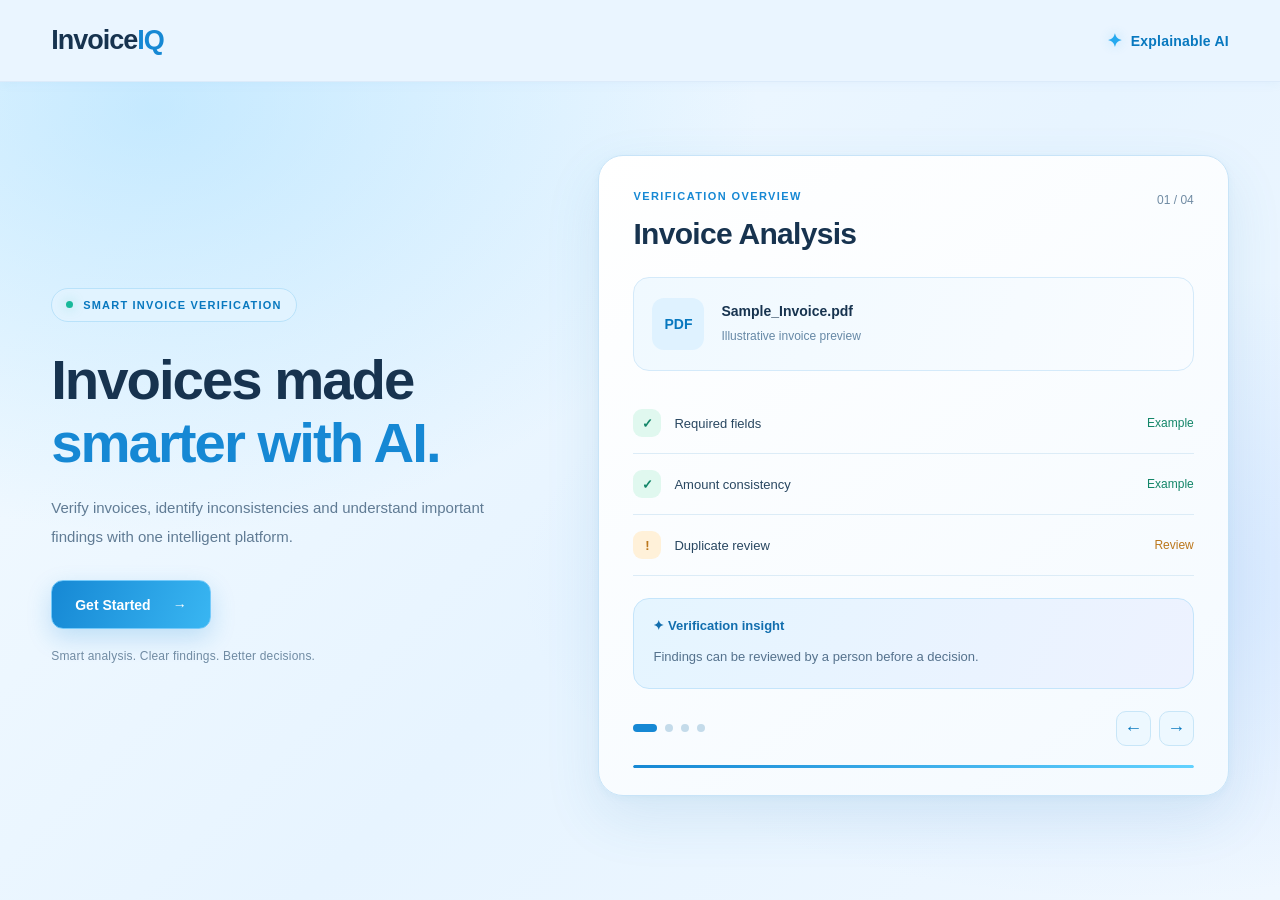
<file: frontend/index.html>
<!DOCTYPE html>
<html lang="en">
<head>
  <meta charset="UTF-8">
  <meta name="viewport" content="width=device-width, initial-scale=1.0">
  <title>InvoiceIQ | Smart Invoice Verification</title>
  <link rel="stylesheet" href="style.css">
  <script src="script.js" defer></script>
</head>
<body>

  <header class="navbar">
    <a href="#" class="logo">Invoice<span>IQ</span></a>

    
<nav class="nav-links">
  
<span class="explainable-label">
  <span class="ai-sparkle">✦</span>
  Explainable AI
</span>

</nav>

  </header>

  <main id="home" class="hero">
    <section class="hero-content">
      <div class="eyebrow">
        <span class="status-dot"></span>
        SMART INVOICE VERIFICATION
      </div>

      <h1>
        Invoices made<br>
        <span>smarter with AI.</span>
      </h1>

      <p class="hero-description">
        Verify invoices, identify inconsistencies and understand
        important findings with one intelligent platform.
      </p>

      <!-- Keep only this one Get Started button -->
      <a href="#showcase" class="primary-button" id="start-button">
        Get Started <span aria-hidden="true">→</span>
      </a>

      <p class="hero-note">
        Smart analysis. Clear findings. Better decisions.
      </p>
    </section>

    <!-- One panel: its content changes every 3 seconds -->
    <section class="showcase" id="showcase" aria-label="InvoiceIQ information">
      <div class="panel-top">
        <div>
          <p class="panel-eyebrow" id="slide-label">VERIFICATION OVERVIEW</p>
          <h2 id="slide-title">Invoice Analysis</h2>
        </div>

        <span class="slide-number" id="slide-counter">01 / 04</span>
      </div>

      <div class="panel-content" id="panel-content" aria-live="polite">
        <div class="invoice-file">
          <div class="file-icon" id="visual-icon">PDF</div>
          <div class="file-details">
            <h3 id="visual-title">Sample_Invoice.pdf</h3>
            <p id="visual-description">Illustrative invoice preview</p>
          </div>
        </div>

        <div class="information-table" id="slide-points">
          <div class="info-row">
            <span class="row-left"><span class="row-icon success">✓</span>Required fields</span>
            <span class="row-status success-text">Example</span>
          </div>
          <div class="info-row">
            <span class="row-left"><span class="row-icon success">✓</span>Amount consistency</span>
            <span class="row-status success-text">Example</span>
          </div>
          <div class="info-row">
            <span class="row-left"><span class="row-icon warning">!</span>Duplicate review</span>
            <span class="row-status warning-text">Review</span>
          </div>
        </div>

        <div class="insight-box">
          <h3 id="insight-title">✦ Verification insight</h3>
          <p id="insight-description">
            Findings can be reviewed by a person before a decision.
          </p>
        </div>
      </div>

      <div class="panel-bottom">
        <div class="slide-dots" aria-label="Choose information page">
          <button class="slide-dot active" data-go="0" aria-label="Features"></button>
          <button class="slide-dot" data-go="1" aria-label="How It Works"></button>
          <button class="slide-dot" data-go="2" aria-label="Our Innovation"></button>
          <button class="slide-dot" data-go="3" aria-label="Insights"></button>
        </div>

        <div class="slider-controls">
          <button id="previous-slide" class="arrow-button" aria-label="Previous page">←</button>
          <button id="next-slide" class="arrow-button" aria-label="Next page">→</button>
        </div>
      </div>

      <div class="progress-track">
        <div class="progress-fill" id="progress-fill"></div>
      </div>

   
    </section>
  </main>

</main>
</body>
</html>

</body>
</html>
</file>
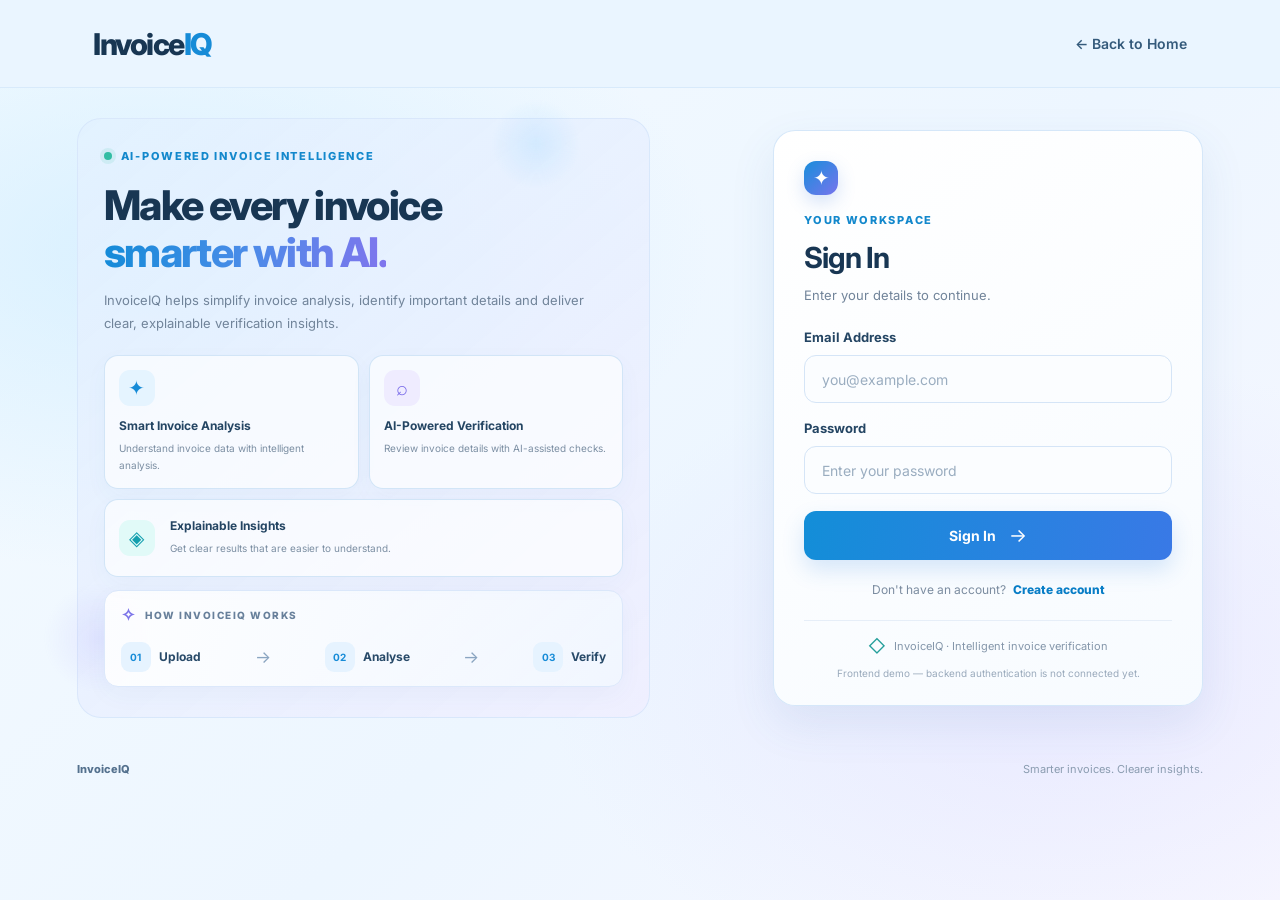
<file: frontend/login..html>
<!DOCTYPE html>
<html lang="en">
<head>
  <meta charset="UTF-8">
  <meta name="viewport" content="width=device-width, initial-scale=1.0">
  <title>Login | InvoiceIQ</title>
  <link rel="stylesheet" href="login.css">
  <script src="login.js" defer></script>
</head>
<body>

  <header class="login-navbar">
    <a href="index.html" class="logo">Invoice<span>IQ</span></a>
    <a href="index.html" class="back-home">← Back to Home</a>
  </header>

  <main class="login-container">

    <section class="login-info">
      <div class="eyebrow"><span class="status-dot"></span> AI-POWERED INVOICE INTELLIGENCE</div>

      <h1>Make every invoice<br>
        <span>smarter with AI.</span>
      </h1>

      <p class="info-text">
        InvoiceIQ helps simplify invoice analysis, identify important details
        and deliver clear, explainable verification insights.
      </p>

      <div class="feature-grid">
        <div class="feature-card">
          <div class="feature-icon blue-icon">✦</div>
          <h3>Smart Invoice Analysis</h3>
          <p>Understand invoice data with intelligent analysis.</p>
        </div>

        <div class="feature-card">
          <div class="feature-icon purple-icon">⌕</div>
          <h3>AI-Powered Verification</h3>
          <p>Review invoice details with AI-assisted checks.</p>
        </div>

        <div class="feature-card feature-card-wide">
          <div class="feature-icon cyan-icon">◈</div>
          <div>
            <h3>Explainable Insights</h3>
            <p>Get clear results that are easier to understand.</p>
          </div>
        </div>
      </div>

      <div class="workflow-card">
        <div class="workflow-heading">
          <span class="workflow-symbol">✧</span>
          <span>HOW INVOICEIQ WORKS</span>
        </div>

        <div class="workflow-steps">
          <div class="workflow-step">
            <span class="step-number">01</span>
            <span>Upload</span>
          </div>

          <span class="step-arrow">→</span>

          <div class="workflow-step">
            <span class="step-number">02</span>
            <span>Analyse</span>
          </div>

          <span class="step-arrow">→</span>

          <div class="workflow-step">
            <span class="step-number">03</span>
            <span>Verify</span>
          </div>
        </div>
      </div>

      <div class="visual-decoration decoration-one"></div>
      <div class="visual-decoration decoration-two"></div>
    </section>

    <section class="login-card">
      <div class="card-top-icon">✦</div>

      <div class="form-heading">
        <p class="eyebrow">YOUR WORKSPACE</p>
        <h2 id="form-title">Sign In</h2>
        <p id="form-subtitle">Enter your details to continue.</p>
      </div>

      <form id="auth-form">
        <div class="form-group" id="name-group" hidden>
          <label for="full-name">Full Name</label>
          <input type="text" id="full-name"
                 placeholder="Enter your name" autocomplete="name">
        </div>

        <div class="form-group">
          <label for="email">Email Address</label>
          <input type="email" id="email"
                 placeholder="you@example.com"
                 autocomplete="email" required>
        </div>

        <div class="form-group">
          <label for="password">Password</label>
          <input type="password" id="password"
                 placeholder="Enter your password"
                 autocomplete="current-password"
                 minlength="6" required>
        </div>

        <p class="form-message" id="form-message" role="status"></p>

        <button type="submit" class="submit-button" id="submit-button">
          Sign In <span>→</span>
        </button>
      </form>

      <p class="switch-text">
        <span id="switch-label">Don't have an account?</span>
        <button type="button" id="switch-mode">Create account</button>
      </p>

      <div class="secure-note">
        <span>◇</span>
        <p>InvoiceIQ · Intelligent invoice verification</p>
      </div>

      <p class="demo-note">
        Frontend demo — backend authentication is not connected yet.
      </p>
    </section>

  </main>

  <footer class="page-footer">
    <span>InvoiceIQ</span>
    <span>Smarter invoices. Clearer insights.</span>
  </footer>

</body>
</html>
</file>
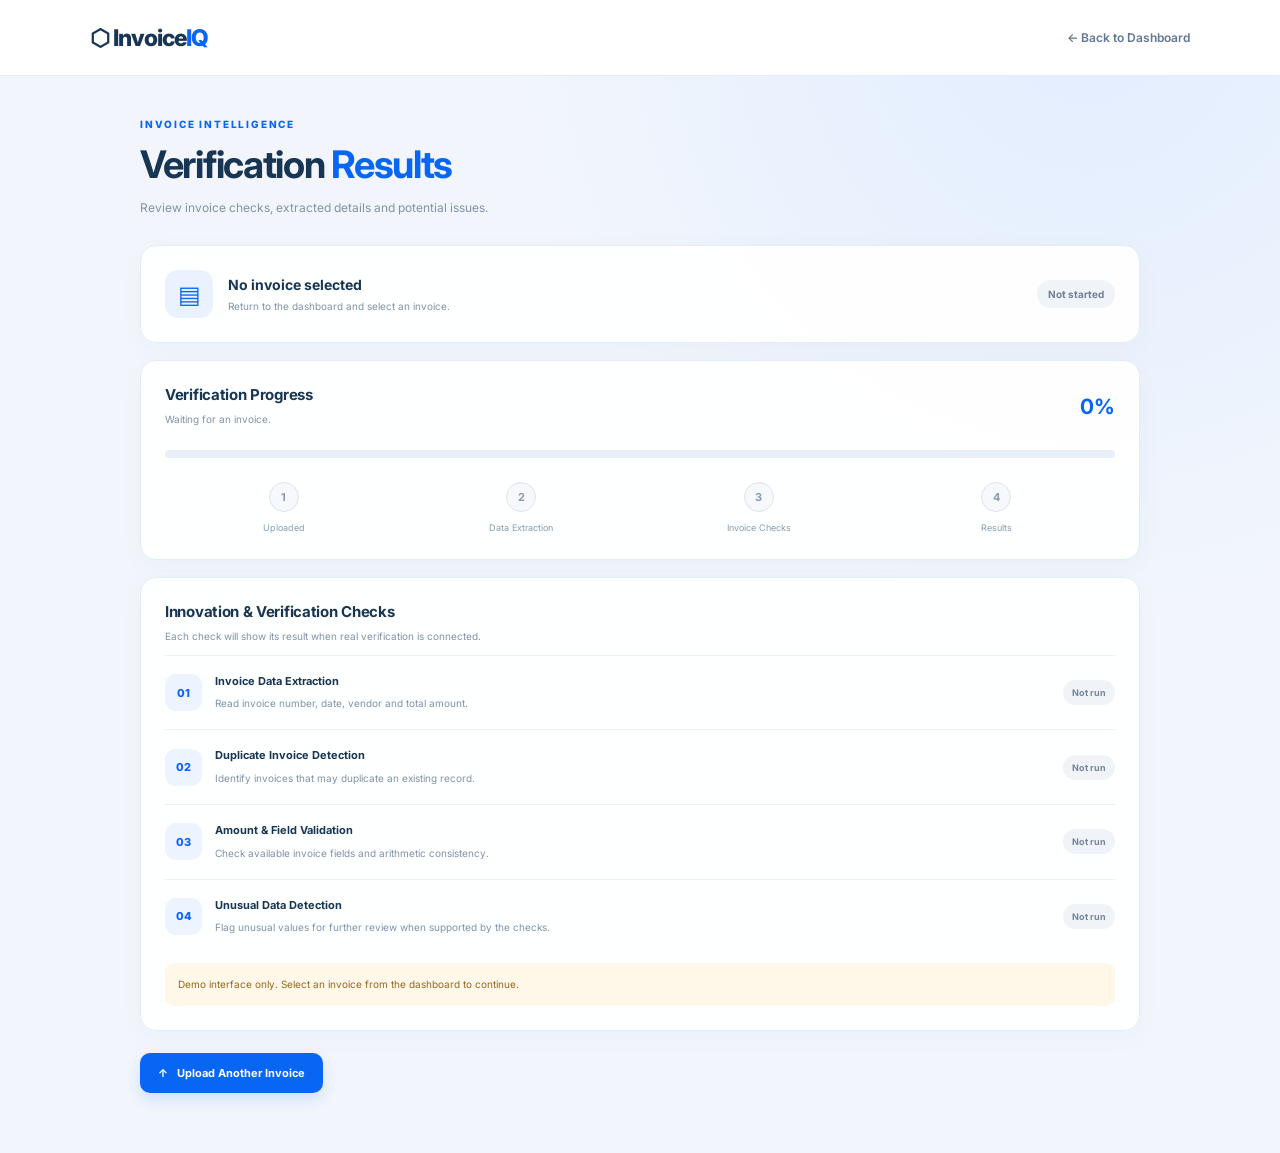
<file: frontend/results.html>
<!DOCTYPE html>
<html lang="en">
<head>
  <meta charset="UTF-8">
  <meta name="viewport" content="width=device-width, initial-scale=1.0">

  <title>Verification Results | InvoiceIQ</title>

  <link rel="stylesheet" href="./results.css">
  <script src="./results.js" defer></script>
</head>
<body>
  <header class="results-navbar">
    <a href="upload.html" class="brand">⬡ Invoice<span>IQ</span></a>
    <a href="upload.html" class="back-link">← Back to Dashboard</a>
  </header>

  <main class="results-container">
    <section class="page-heading">
      <p class="eyebrow">INVOICE INTELLIGENCE</p>
      <h1>Verification <span>Results</span></h1>
      <p>Review invoice checks, extracted details and potential issues.</p>
    </section>

    <section class="file-summary">
      <div class="document-icon">▤</div>
      <div class="file-information">
        <h2 id="result-file-name">No invoice selected</h2>
        <p id="result-file-meta">Upload an invoice to begin.</p>
      </div>
      <span class="status-badge" id="overall-status">Not started</span>
    </section>

    <section class="progress-card">
      <div class="section-title-row">
        <div>
          <h2>Verification Progress</h2>
          <p id="progress-description">Waiting for an invoice.</p>
        </div>
        <strong id="progress-percent">0%</strong>
      </div>

      <div class="progress-track">
        <div class="progress-fill" id="progress-fill"></div>
      </div>

      <div class="steps">
        <div class="step" id="step-upload">
          <span>1</span>
          <p>Uploaded</p>
        </div>
        <div class="step" id="step-extract">
          <span>2</span>
          <p>Data Extraction</p>
        </div>
        <div class="step" id="step-check">
          <span>3</span>
          <p>Invoice Checks</p>
        </div>
        <div class="step" id="step-complete">
          <span>4</span>
          <p>Results</p>
        </div>
      </div>
    </section>

    <section class="checks-card">
      <div class="section-title-row">
        <div>
          <h2>Innovation & Verification Checks</h2>
          <p>Each check will show its result when real verification is connected.</p>
        </div>
      </div>

      <div class="check-row">
        <div class="check-icon">01</div>
        <div class="check-content">
          <h3>Invoice Data Extraction</h3>
          <p>Read invoice number, date, vendor and total amount.</p>
        </div>
        <span class="check-status" id="check-extraction">Not run</span>
      </div>

      <div class="check-row">
        <div class="check-icon">02</div>
        <div class="check-content">
          <h3>Duplicate Invoice Detection</h3>
          <p>Identify invoices that may duplicate an existing record.</p>
        </div>
        <span class="check-status" id="check-duplicate">Not run</span>
      </div>

      <div class="check-row">
        <div class="check-icon">03</div>
        <div class="check-content">
          <h3>Amount & Field Validation</h3>
          <p>Check available invoice fields and arithmetic consistency.</p>
        </div>
        <span class="check-status" id="check-validation">Not run</span>
      </div>

      <div class="check-row">
        <div class="check-icon">04</div>
        <div class="check-content">
          <h3>Unusual Data Detection</h3>
          <p>Flag unusual values for further review when supported by the checks.</p>
        </div>
        <span class="check-status" id="check-anomaly">Not run</span>
      </div>

      <p class="demo-warning" id="demo-warning">
        Demo interface only. No invoice has been verified yet.
      </p>
    </section>

    <a href="upload.html" class="upload-again">↑ &nbsp; Upload Another Invoice</a>
  </main>
</body>
</html>
</file>
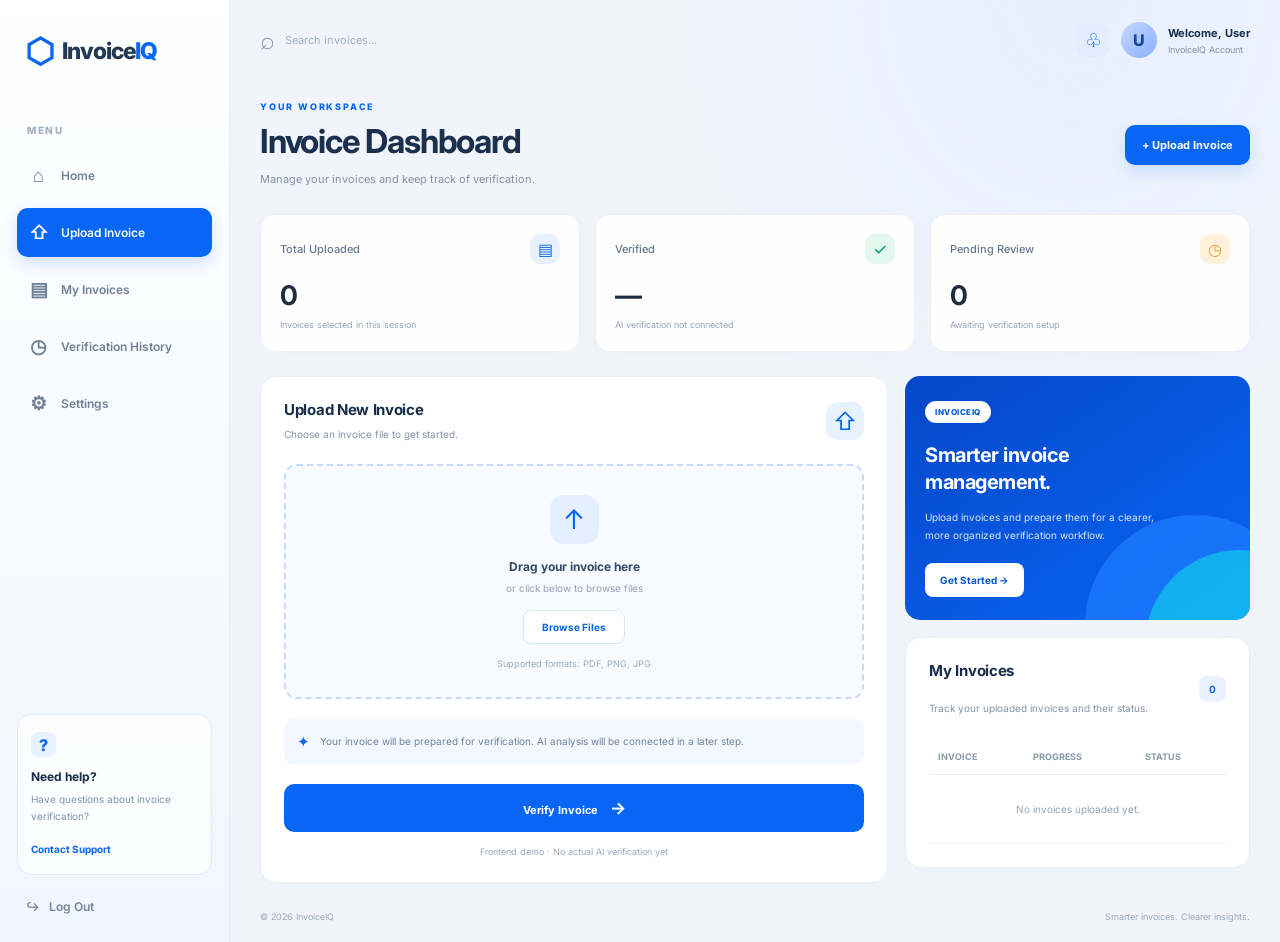
<file: frontend/upload.html>
<!DOCTYPE html>
<html lang="en">
<head>
  <meta charset="UTF-8">
  <meta name="viewport" content="width=device-width, initial-scale=1.0">
  <title>Invoice Dashboard | InvoiceIQ</title>
  <link rel="stylesheet" href="upload.css">
  <script src="upload.js" defer></script>
</head>
<body>

  <div class="dashboard">

    <aside class="sidebar">
      <a href="index.html" class="brand">
        <span class="brand-icon">⬡</span>
        Invoice<span class="brand-blue">IQ</span>
      </a>

      <p class="menu-label">MENU</p>

      <nav class="side-menu">
        <a href="index.html" class="menu-item">
          <span>⌂</span> Home
        </a>
        <a href="upload.html" class="menu-item active">
          <span>⇧</span> Upload Invoice
        </a>
        <a href="#" class="menu-item" data-notice="Your invoice list will be available here.">
          <span>▤</span> My Invoices
        </a>
        <a href="#" class="menu-item" data-notice="Verification history will be available here.">
          <span>◷</span> Verification History
        </a>
        <a href="#" class="menu-item" data-notice="Settings will be available here.">
          <span>⚙</span> Settings
        </a>
      </nav>

      <div class="sidebar-bottom">
        <div class="help-card">
          <span class="help-icon">?</span>
          <strong>Need help?</strong>
          <p>Have questions about invoice verification?</p>
          <a href="mailto:support@example.com">Contact Support</a>
        </div>
        <a href="login.html" class="logout-link">↪ &nbsp; Log Out</a>
      </div>
    </aside>

    <main class="main-content">

      <header class="topbar">
        <div class="search-box">
          <span>⌕</span>
          <input type="search" id="dashboard-search"
                 placeholder="Search invoices...">
        </div>

        <div class="profile-area">
          <button class="notification-button" type="button"
                  aria-label="Notifications">♧</button>
          <div class="avatar">U</div>
          <div class="profile-text">
            <strong>Welcome, User</strong>
            <span>InvoiceIQ Account</span>
          </div>
        </div>
      </header>

      <section class="welcome-section">
        <div>
          <p class="eyebrow">YOUR WORKSPACE</p>
          <h1>Invoice Dashboard</h1>
          <p class="subtitle">
            Manage your invoices and keep track of verification.
          </p>
        </div>
        <a href="#upload-section" class="primary-button">+ Upload Invoice</a>
      </section>

      <section class="stats-grid">
        <article class="stat-card">
          <div class="stat-top">
            <span>Total Uploaded</span>
            <span class="stat-icon blue-icon">▤</span>
          </div>
          <h2 id="total-count">0</h2>
          <p>Invoices selected in this session</p>
        </article>

        <article class="stat-card">
          <div class="stat-top">
            <span>Verified</span>
            <span class="stat-icon green-icon">✓</span>
          </div>
          <h2>—</h2>
          <p>AI verification not connected</p>
        </article>

        <article class="stat-card">
          <div class="stat-top">
            <span>Pending Review</span>
            <span class="stat-icon orange-icon">◷</span>
          </div>
          <h2 id="pending-count">0</h2>
          <p>Awaiting verification setup</p>
        </article>
      </section>

      <section class="content-grid">

        <article class="upload-card" id="upload-section">
          <div class="section-heading">
            <div>
              <h2>Upload New Invoice</h2>
              <p>Choose an invoice file to get started.</p>
            </div>
            <span class="heading-icon">⇧</span>
          </div>

          <label for="invoice-file" class="drop-area" id="drop-area">
            <div class="upload-symbol">↑</div>
            <strong id="file-label">Drag your invoice here</strong>
            <span class="drop-description">
              or click below to browse files
            </span>
            <span class="browse-button">Browse Files</span>
            <span class="file-types">Supported formats: PDF, PNG, JPG</span>
          </label>

          <input type="file" id="invoice-file"
                 accept=".pdf,.png,.jpg,.jpeg,application/pdf,image/png,image/jpeg"
                 hidden>

          <p id="file-message" class="file-message" role="status"></p>

          <div class="upload-info">
            <span>✦</span>
            <p>
              Your invoice will be prepared for verification.
              AI analysis will be connected in a later step.
            </p>
          </div>

          <button type="button" id="verify-button" class="verify-button">
            Verify Invoice <span>→</span>
          </button>

          <p class="demo-note">
            Frontend demo · No actual AI verification yet
          </p>
        </article>

        <aside class="right-column">
          <article class="announcement-card">
            <span class="announcement-tag">INVOICEIQ</span>
            <h2>Smarter invoice management.</h2>
            <p>
              Upload invoices and prepare them for a clearer,
              more organized verification workflow.
            </p>
            <a href="#upload-section">Get Started →</a>
            <div class="announcement-decoration"></div>
          </article>

          
<article class="activity-card invoices-card">
  <div class="invoices-heading">
    <div>
      <h2>My Invoices</h2>
      <p>Track your uploaded invoices and their status.</p>
    </div>
    <span class="invoice-count" id="invoice-count">0 files</span>
  </div>

  <div class="invoice-table-wrap">
    <table class="invoice-table">
      <thead>
        <tr>
          <th>INVOICE</th>
          <th>PROGRESS</th>
          <th>STATUS</th>
        </tr>
      </thead>
      <tbody id="invoice-list">
        <tr id="invoice-empty-row">
          <td colspan="3" class="empty-invoices">
            No invoices uploaded yet.
          </td>
        </tr>
      </tbody>
    </table>
  </div>
</article>
</aside>
</section>

        </aside>

      </section>

      <footer class="dashboard-footer">
        <span>© 2026 InvoiceIQ</span>
        <span>Smarter invoices. Clearer insights.</span>
      </footer>

    </main>
  </div>

  <script>
    document.querySelectorAll("[data-notice]").forEach(function (link) {
      link.addEventListener("click", function (event) {
        event.preventDefault();
        alert(this.dataset.notice);
      });
    });
  </script>

</body>
</html>
</file>
<file: frontend/style.css>
* {
  margin: 0;
  padding: 0;
  box-sizing: border-box;
}

:root {
  --background: #111426;
  --panel: #222641;
  --panel-light: #292d4b;
  --border: rgba(177, 166, 235, 0.22);
  --purple: #a78bfa;
  --purple-light: #c4b5fd;
  --text: #f8f9ff;
  --muted: #b9bfd9;
  --green: #65e6b5;
  --orange: #ffc078;
}

html {
  scroll-behavior: smooth;
}

body {
  min-height: 100vh;
  font-family: "Segoe UI", Arial, sans-serif;
  color: var(--text);
  background:
    radial-gradient(ellipse at 78% 40%, rgba(104, 73, 185, 0.16), transparent 38%),
    linear-gradient(135deg, #111426, #1a1d35 65%, #17182d);
}

.navbar {
  width: min(1200px, 92%);
  margin: 0 auto;
  min-height: 88px;
  display: flex;
  align-items: center;
  justify-content: space-between;
  gap: 24px;
}

.logo {
  color: white;
  font-size: 27px;
  font-weight: 800;
  text-decoration: none;
  letter-spacing: -1px;
}

.logo span {
  color: var(--purple);
}

.nav-links {
  display: flex;
  align-items: center;
  gap: 27px;
  flex-wrap: wrap;
}

.nav-links a {
  color: #c5c8dc;
  text-decoration: none;
  font-size: 13px;
  transition: color 0.2s ease;
}

.nav-links a:hover,
.nav-links a.active {
  color: var(--purple-light);
}

.hero {
  width: min(1200px, 92%);
  min-height: calc(100vh - 88px);
  margin: 0 auto;
  padding: 40px 0 65px;
  display: grid;
  grid-template-columns: 0.88fr 1.12fr;
  align-items: center;
  gap: 52px;
}

.hero-content {
  padding: 15px 0;
}

.eyebrow {
  display: inline-flex;
  align-items: center;
  gap: 10px;
  padding: 10px 14px;
  border: 1px solid var(--border);
  border-radius: 30px;
  color: var(--purple-light);
  background: rgba(126, 104, 190, 0.09);
  font-size: 11px;
  letter-spacing: 1.2px;
  font-weight: 700;
}

.status-dot {
  width: 7px;
  height: 7px;
  border-radius: 50%;
  background: var(--green);
  box-shadow: 0 0 12px rgba(101, 230, 181, 0.6);
}

.hero h1 {
  margin: 26px 0 20px;
  font-size: clamp(38px, 4.4vw, 59px);
  line-height: 1.12;
  letter-spacing: -2px;
  font-weight: 800;
}

.hero h1 span {
  color: var(--purple-light);
}

.hero-description {
  max-width: 440px;
  color: var(--muted);
  font-size: 15px;
  line-height: 1.9;
  margin-bottom: 29px;
}

.primary-button {
  display: inline-flex;
  align-items: center;
  justify-content: center;
  gap: 22px;
  min-height: 49px;
  padding: 0 23px;
  border: 1px solid rgba(255, 255, 255, 0.18);
  border-radius: 12px;
  color: white;
  background: linear-gradient(110deg, #7955d9, #9c73ee);
  box-shadow: 0 9px 28px rgba(125, 83, 216, 0.23);
  text-decoration: none;
  font-size: 14px;
  font-weight: 700;
  transition: transform 0.2s ease, box-shadow 0.2s ease;
}

.primary-button:hover {
  transform: translateY(-2px);
  box-shadow: 0 12px 30px rgba(125, 83, 216, 0.34);
}

.hero-note {
  margin-top: 20px;
  color: #858ba9;
  font-size: 12px;
  letter-spacing: 0.2px;
}

.showcase {
  position: relative;
  width: 100%;
  min-width: 0;
  padding: 34px 34px 27px;
  border: 1px solid var(--border);
  border-radius: 25px;
  background: linear-gradient(145deg, rgba(40, 44, 74, 0.97), rgba(30, 33, 57, 0.98));
  box-shadow: 0 24px 65px rgba(0, 0, 0, 0.2);
}

.panel-top {
  display: flex;
  align-items: flex-start;
  justify-content: space-between;
  gap: 12px;
  margin-bottom: 26px;
}

.panel-eyebrow {
  color: var(--purple-light);
  font-size: 11px;
  letter-spacing: 1.4px;
  font-weight: 700;
  margin-bottom: 15px;
}

.panel-top h2 {
  font-size: clamp(23px, 2.4vw, 30px);
  letter-spacing: -0.7px;
}

.slide-number {
  color: #a9afca;
  font-size: 12px;
  white-space: nowrap;
  padding-top: 3px;
}

.panel-content {
  transition: opacity 0.25s ease, transform 0.25s ease;
}

.panel-content.changing {
  opacity: 0;
  transform: translateY(7px);
}

.invoice-file {
  display: flex;
  align-items: center;
  gap: 17px;
  min-height: 94px;
  padding: 17px 18px;
  border: 1px solid var(--border);
  border-radius: 16px;
  background: rgba(255, 255, 255, 0.018);
  margin-bottom: 22px;
}

.file-icon {
  width: 52px;
  height: 52px;
  flex-shrink: 0;
  display: grid;
  place-items: center;
  border-radius: 12px;
  color: #ffb1c4;
  background: rgba(190, 107, 159, 0.17);
  font-size: 14px;
  font-weight: 800;
}

.file-details h3 {
  font-size: 14px;
  overflow-wrap: anywhere;
  margin-bottom: 8px;
}

.file-details p {
  color: #b7c1ff;
  font-size: 12px;
  line-height: 1.5;
}

.information-table {
  width: 100%;
  margin-bottom: 22px;
}

.info-row {
  min-height: 61px;
  display: flex;
  justify-content: space-between;
  align-items: center;
  gap: 12px;
  border-bottom: 1px solid var(--border);
  font-size: 13px;
}

.row-left {
  display: inline-flex;
  align-items: center;
  gap: 13px;
  min-width: 0;
}

.row-icon {
  width: 28px;
  height: 28px;
  display: grid;
  place-items: center;
  border-radius: 9px;
  flex-shrink: 0;
  font-weight: 800;
}

.row-icon.success {
  color: var(--green);
  background: rgba(101, 230, 181, 0.12);
}

.row-icon.warning {
  color: var(--orange);
  background: rgba(255, 192, 120, 0.12);
}

.row-status {
  font-size: 12px;
  white-space: nowrap;
}

.success-text {
  color: var(--green);
}

.warning-text {
  color: var(--orange);
}

.insight-box {
  padding: 19px;
  border: 1px solid rgba(167, 139, 250, 0.25);
  border-radius: 16px;
  background: rgba(136, 105, 206, 0.08);
}

.insight-box h3 {
  margin-bottom: 12px;
  font-size: 13px;
}

.insight-box p {
  color: var(--muted);
  font-size: 13px;
  line-height: 1.8;
}

.panel-bottom {
  display: flex;
  justify-content: space-between;
  align-items: center;
  gap: 20px;
  margin-top: 22px;
}

.slide-dots {
  display: flex;
  align-items: center;
  gap: 8px;
}

.slide-dot {
  width: 8px;
  height: 8px;
  border: none;
  border-radius: 20px;
  background: #626681;
  cursor: pointer;
  transition: width 0.2s ease, background 0.2s ease;
}

.slide-dot.active {
  width: 24px;
  background: var(--purple-light);
}

.slider-controls {
  display: flex;
  gap: 8px;
}

.arrow-button {
  width: 35px;
  height: 35px;
  border: 1px solid var(--border);
  border-radius: 10px;
  background: rgba(255, 255, 255, 0.035);
  color: white;
  font-size: 18px;
  cursor: pointer;
  transition: background 0.2s ease;
}

.arrow-button:hover {
  background: rgba(167, 139, 250, 0.2);
}

.progress-track {
  height: 3px;
  width: 100%;
  overflow: hidden;
  border-radius: 5px;
  background: rgba(255, 255, 255, 0.08);
  margin-top: 19px;
}

.progress-fill {
  height: 100%;
  width: 0;
  border-radius: 5px;
  background: linear-gradient(90deg, #8b6be5, #c4b5fd);
}

.ai-tag {
  position: absolute;
  right: -13px;
  bottom: -15px;
  padding: 13px 17px;
  border: 1px solid var(--border);
  border-radius: 13px;
  color: #f5efff;
  background: #302748;
  font-size: 12px;
  box-shadow: 0 10px 25px rgba(0, 0, 0, 0.16);
}

@media (max-width: 950px) {
  .hero {
    grid-template-columns: 1fr;
    gap: 35px;
    padding-top: 30px;
  }

  .hero-content {
    max-width: 650px;
  }

  .showcase {
    max-width: 700px;
    margin: 0 auto 15px;
  }
}

@media (max-width: 600px) {
  .navbar {
    padding: 20px 0;
    align-items: flex-start;
    flex-direction: column;
  }

  .nav-links {
    gap: 15px;
  }

  .hero {
    width: 90%;
    padding-top: 15px;
  }

  .hero h1 {
    letter-spacing: -1px;
  }

  .showcase {
    padding: 23px 18px 22px;
    border-radius: 19px;
  }

  .panel-top h2 {
    font-size: 23px;
  }

  .invoice-file {
    padding: 13px;
    gap: 12px;
  }

  .info-row {
    font-size: 12px;
  }

  .insight-box {
    padding: 15px;
  }

  .ai-tag {
    right: 8px;
  }
}

@media (prefers-reduced-motion: reduce) {
  *,
  *::before,
  *::after {
    scroll-behavior: auto !important;
    transition-duration: 0.01ms !important;
  }
}

/* Top Navbar - Slightly Different Shade */
.navbar {
  background: #252943;
  border-bottom: 1px solid rgba(167, 139, 250, 0.28);
  box-shadow: 0 4px 18px rgba(0, 0, 0, 0.12);
}

/* Fix the top bar width */
.navbar {
  width: 100%;
  min-height: 82px;
  margin: 0;
  padding: 0 4%;
  background: #252943;
  border-bottom: 1px solid rgba(167, 139, 250, 0.28);
  box-shadow: 0 4px 18px rgba(0, 0, 0, 0.12);
}

/* Simple & Clean Explainable AI */
.explainable-label {
  display: inline-flex;
  align-items: center;
  gap: 9px;
  color: #E4DEFF;
  font-size: 14px;
  font-weight: 500;
  letter-spacing: 0.2px;
  white-space: nowrap;
  cursor: default;
}

.ai-sparkle {
  color: #B8A4FF;
  font-size: 18px;
  line-height: 1;
}

/* =====================================
   InvoiceIQ - Light Blue Premium Theme
   ===================================== */

:root {
  --background: #edf7ff;
  --panel: #ffffff;
  --panel-light: #eaf5ff;
  --border: #c9e4f8;
  --purple: #1688d4;
  --purple-light: #0878bf;
  --text: #17334f;
  --muted: #607b94;
  --green: #128568;
  --orange: #bb771c;
}

body {
  color: #17334f;
  background:
    radial-gradient(ellipse at 12% 12%, rgba(113, 203, 255, 0.35), transparent 38%),
    radial-gradient(ellipse at 88% 65%, rgba(133, 179, 255, 0.22), transparent 38%),
    linear-gradient(135deg, #f5fbff, #e7f4ff 55%, #eff7ff);
}

/* Top navigation */
/* Top bar - soft blue shade */
/* Top bar - very light blue */
.navbar {
    background: #EAF5FF !important;
    border-bottom: 1px solid #DCEBFA;
    box-shadow: 0 2px 10px rgba(75, 145, 210, 0.06);
}

.logo {
  color: #17334f;
}

.logo span {
  color: #1688d4;
}

.explainable-label {
  color: #0878bf;
  font-weight: 600;
  text-shadow: none;
}

.ai-sparkle {
  color: #25a9ef;
  text-shadow: 0 0 12px rgba(37, 169, 239, 0.30);
}

/* Hero section */
.hero h1 {
  color: #17334f;
}

.hero h1 span {
  color: #1688d4;
}

.hero-description {
  color: #607b94;
}

.hero-note {
  color: #708ba3;
}

.eyebrow {
  color: #0878bf;
  background: #e1f3ff;
  border-color: #b9e2fa;
}

.status-dot {
  background: #19b99a;
  box-shadow: 0 0 12px rgba(25, 185, 154, 0.35);
}

/* Main invoice card */
.showcase {
  background: linear-gradient(145deg, #ffffff, #f4faff);
  border: 1px solid #c8e4f8;
  box-shadow:
    0 22px 55px rgba(47, 128, 181, 0.12),
    0 2px 8px rgba(47, 128, 181, 0.05);
}

.panel-eyebrow {
  color: #1688d4;
}

.panel-top h2 {
  color: #17334f;
}

.slide-number {
  color: #708ba3;
}

/* Invoice file */
.invoice-file {
  background: linear-gradient(110deg, #f0f9ff, #f9fcff);
  border-color: #d4eafa;
}

.file-icon {
  color: #0878bf;
  background: #dff2ff;
}

.file-details h3 {
  color: #17334f;
}

.file-details p {
  color: #6688a6;
}

/* Information table */
.info-row {
  color: #294761;
  border-color: #dcecf7;
}

.row-icon.success {
  color: #128568;
  background: #e0f8ef;
}

.row-icon.warning {
  color: #bb771c;
  background: #fff1d9;
}

.success-text {
  color: #128568;
}

.warning-text {
  color: #bb771c;
}

/* Insight card */
.insight-box {
  background: linear-gradient(115deg, #e5f5ff, #edf2ff);
  border-color: #c5e5fb;
}

.insight-box h3 {
  color: #126eae;
}

.insight-box p {
  color: #55728d;
}

/* Buttons */
.primary-button {
  color: #ffffff;
  background: linear-gradient(110deg, #1688d4, #39b6f2);
  border-color: #75cafa;
  box-shadow: 0 9px 25px rgba(22, 136, 212, 0.22);
}

.primary-button:hover {
  box-shadow: 0 12px 30px rgba(22, 136, 212, 0.32);
}

.arrow-button {
  color: #0878bf;
  background: #edf8ff;
  border-color: #c8e6f8;
}

.arrow-button:hover {
  background: #d9f0ff;
}

/* Slider dots and progress */
.slide-dot {
  background: #c4dbea;
}

.slide-dot.active {
  background: #1688d4;
}

.progress-track {
  background: #deedf8;
}

.progress-fill {
  background: linear-gradient(90deg, #1688d4, #62d2ff);
}

/* Keep old floating badge hidden */
.ai-tag {
  display: none;
}

/* Selection colour */
::selection {
  color: #17334f;
  background: #b8e6ff;
}
</file>
<file: frontend/login.css>
@import url('https://fonts.googleapis.com/css2?family=Inter:wght@400;500;600;700;800&display=swap');

:root {
  --navy: #183653;
  --blue: #168bd7;
  --cyan: #48c6e8;
  --purple: #8075ed;
  --muted: #71849a;
  --border: #dceafa;
  --white: #ffffff;
}

* {
  margin: 0;
  padding: 0;
  box-sizing: border-box;
}

body {
  font-family: 'Inter', Arial, sans-serif;
  color: var(--navy);
  min-height: 100vh;
  background:
    radial-gradient(ellipse at 12% 28%, rgba(188, 230, 255, 0.48), transparent 35%),
    radial-gradient(ellipse at 82% 75%, rgba(218, 214, 255, 0.40), transparent 34%),
    linear-gradient(135deg, #f5fbff, #edf6ff 55%, #f7f7ff);
  overflow-x: hidden;
}

/* Navbar */

.login-navbar {
  height: 88px;
  padding: 0 7.3%;
  display: flex;
  align-items: center;
  justify-content: space-between;
  background: rgba(255, 255, 255, 0.72);
  border-bottom: 1px solid rgba(211, 231, 250, 0.9);
  backdrop-filter: blur(14px);
}

.logo {
  font-size: 30px;
  font-weight: 800;
  letter-spacing: -1.5px;
  text-decoration: none;
  color: var(--navy);
}

.logo span {
  color: var(--blue);
}

.back-home {
  text-decoration: none;
  color: #345a7b;
  font-size: 14px;
  font-weight: 600;
  transition: color 0.2s ease;
}

.back-home:hover {
  color: var(--blue);
}

/* Main layout */

.login-container {
  width: min(1260px, 88%);
  min-height: 710px;
  margin: 48px auto 35px;
  display: grid;
  grid-template-columns: 1.05fr 0.85fr;
  align-items: center;
  gap: 70px;
}

/* Left project information */

.login-info {
  position: relative;
  padding: 30px 0;
  animation: fade-up 0.7s ease both;
}

.eyebrow {
  display: flex;
  align-items: center;
  gap: 9px;
  color: #1388cc;
  font-size: 11px;
  font-weight: 800;
  letter-spacing: 1.7px;
}

.status-dot {
  width: 8px;
  height: 8px;
  border-radius: 50%;
  background: #31bda3;
  box-shadow: 0 0 0 4px rgba(49, 189, 163, 0.12);
}

.login-info h1 {
  margin: 25px 0 18px;
  font-size: clamp(38px, 4vw, 53px);
  line-height: 1.15;
  letter-spacing: -2.2px;
  font-weight: 800;
  color: var(--navy);
}

.login-info h1 span {
  background: linear-gradient(95deg, #138bd8, #4a8ce8, #8075ed);
  -webkit-background-clip: text;
  background-clip: text;
  color: transparent;
}

.info-text {
  max-width: 510px;
  color: var(--muted);
  font-size: 15px;
  line-height: 1.9;
}

/* Feature cards */

.feature-grid {
  display: grid;
  grid-template-columns: 1fr 1fr;
  gap: 13px;
  margin-top: 28px;
}

.feature-card {
  min-height: 142px;
  padding: 18px;
  border: 1px solid rgba(208, 228, 247, 0.95);
  border-radius: 17px;
  background: rgba(255, 255, 255, 0.66);
  box-shadow: 0 8px 24px rgba(57, 111, 164, 0.035);
  transition: transform 0.25s ease, box-shadow 0.25s ease,
              background 0.25s ease;
}

.feature-card:hover {
  transform: translateY(-4px);
  background: rgba(255, 255, 255, 0.96);
  box-shadow: 0 13px 28px rgba(57, 111, 164, 0.10);
}

.feature-card-wide {
  grid-column: 1 / -1;
  min-height: 94px;
  display: flex;
  align-items: center;
  gap: 15px;
}

.feature-icon {
  width: 36px;
  height: 36px;
  display: grid;
  place-items: center;
  border-radius: 11px;
  font-size: 20px;
  margin-bottom: 12px;
}

.feature-card-wide .feature-icon {
  flex-shrink: 0;
  margin-bottom: 0;
}

.blue-icon {
  color: #168bd7;
  background: #e5f4ff;
}

.purple-icon {
  color: #7769e9;
  background: #efecff;
}

.cyan-icon {
  color: #139fae;
  background: #e1faf8;
}

.feature-card h3 {
  margin-bottom: 7px;
  font-size: 13px;
  font-weight: 700;
  color: #244563;
}

.feature-card p {
  color: #7c8fa3;
  font-size: 11px;
  line-height: 1.7;
}

/* Workflow */

.workflow-card {
  margin-top: 18px;
  padding: 18px 20px;
  border-radius: 17px;
  border: 1px solid #dce8fb;
  background: linear-gradient(110deg,
    rgba(255, 255, 255, 0.9),
    rgba(242, 247, 255, 0.9));
  box-shadow: 0 8px 24px rgba(60, 108, 163, 0.04);
}

.workflow-heading {
  display: flex;
  align-items: center;
  gap: 9px;
  font-size: 10px;
  font-weight: 800;
  letter-spacing: 1.5px;
  color: #68809b;
  margin-bottom: 17px;
}

.workflow-symbol {
  font-size: 17px;
  color: #7d75e9;
}

.workflow-steps {
  display: flex;
  align-items: center;
  justify-content: space-between;
  gap: 10px;
}

.workflow-step {
  display: flex;
  align-items: center;
  gap: 8px;
  color: #284a69;
  font-size: 12px;
  font-weight: 700;
}

.step-number {
  width: 30px;
  height: 30px;
  display: grid;
  place-items: center;
  border-radius: 9px;
  background: #e6f3ff;
  color: #168bd7;
  font-size: 10px;
}

.step-arrow {
  color: #8aa5c1;
  font-size: 17px;
}

/* Right login card */

.login-card {
  position: relative;
  width: 100%;
  max-width: 490px;
  justify-self: end;
  padding: 43px 42px 30px;
  border: 1px solid rgba(211, 230, 249, 0.95);
  border-radius: 26px;
  background: rgba(255, 255, 255, 0.92);
  box-shadow: 0 25px 70px rgba(60, 108, 163, 0.10);
  backdrop-filter: blur(15px);
  animation: fade-up 0.8s ease both;
}

.card-top-icon {
  width: 39px;
  height: 39px;
  margin-bottom: 24px;
  display: grid;
  place-items: center;
  border-radius: 12px;
  color: #fff;
  font-size: 20px;
  background: linear-gradient(135deg, #188edb, #7774ed);
  box-shadow: 0 7px 18px rgba(67, 127, 222, 0.22);
}

.form-heading .eyebrow {
  margin-bottom: 13px;
}

.form-heading h2 {
  color: var(--navy);
  font-size: 32px;
  letter-spacing: -1px;
  margin-bottom: 9px;
}

.form-heading > p:last-child {
  color: var(--muted);
  font-size: 13px;
  line-height: 1.7;
}

#auth-form {
  margin-top: 30px;
}

.form-group {
  margin-bottom: 22px;
}

.form-group label {
  display: block;
  margin-bottom: 10px;
  color: #244563;
  font-size: 13px;
  font-weight: 700;
}

.form-group input {
  width: 100%;
  height: 53px;
  padding: 0 17px;
  border: 1px solid #d5e5f7;
  border-radius: 12px;
  outline: none;
  background: #fbfdff;
  color: var(--navy);
  font: inherit;
  font-size: 14px;
  transition: border-color 0.2s ease, box-shadow 0.2s ease,
              background 0.2s ease;
}

.form-group input::placeholder {
  color: #9aadc0;
}

.form-group input:focus {
  border-color: #55a9e7;
  background: #fff;
  box-shadow: 0 0 0 4px rgba(64, 157, 224, 0.11);
}

.submit-button {
  width: 100%;
  min-height: 55px;
  border: none;
  border-radius: 12px;
  display: flex;
  justify-content: center;
  align-items: center;
  gap: 13px;
  color: #fff;
  background: linear-gradient(100deg, #138ed8, #3979e6);
  font: inherit;
  font-size: 14px;
  font-weight: 700;
  cursor: pointer;
  box-shadow: 0 10px 22px rgba(44, 125, 219, 0.18);
  transition: transform 0.2s ease, box-shadow 0.2s ease;
}

.submit-button span {
  font-size: 19px;
  font-weight: 400;
}

.submit-button:hover {
  transform: translateY(-2px);
  box-shadow: 0 14px 25px rgba(44, 125, 219, 0.25);
}

.submit-button:active {
  transform: translateY(0);
}

.switch-text {
  display: flex;
  flex-wrap: wrap;
  align-items: center;
  justify-content: center;
  gap: 7px;
  margin-top: 26px;
  color: #7b8ca0;
  font-size: 12px;
  line-height: 1.8;
}

.switch-text button {
  border: none;
  background: transparent;
  color: #087dc6;
  font: inherit;
  font-weight: 800;
  cursor: pointer;
}

.switch-text button:hover {
  color: #625bd6;
  text-decoration: underline;
}

.secure-note {
  display: flex;
  justify-content: center;
  align-items: center;
  gap: 8px;
  border-top: 1px solid #e6eef8;
  margin-top: 25px;
  padding-top: 20px;
  color: #8496aa;
  font-size: 11px;
}

.secure-note span {
  color: #259f9b;
  font-size: 17px;
}

.demo-note {
  margin-top: 12px;
  text-align: center;
  color: #9aaabc;
  font-size: 10px;
  line-height: 1.7;
}

.form-message {
  display: none;
  margin: 0 0 15px;
  font-size: 12px;
  line-height: 1.6;
}

.form-message:not(:empty) {
  display: block;
}

.form-message.error {
  color: #d14e5a;
}

.form-message.success {
  color: #17886c;
}

/* Footer */

.page-footer {
  width: min(1260px, 88%);
  margin: 0 auto;
  padding: 20px 0 25px;
  display: flex;
  justify-content: space-between;
  gap: 15px;
  color: #8a9cb0;
  font-size: 11px;
}

.page-footer span:first-child {
  font-weight: 800;
  color: #54718e;
}

/* Background decoration */

.visual-decoration {
  position: absolute;
  z-index: -1;
  pointer-events: none;
  border-radius: 50%;
  filter: blur(1px);
  animation: gentle-float 6s ease-in-out infinite;
}

.decoration-one {
  width: 90px;
  height: 90px;
  top: -20px;
  right: 12%;
  background: radial-gradient(circle, rgba(114, 198, 255, 0.17), transparent 70%);
}

.decoration-two {
  width: 110px;
  height: 110px;
  bottom: 4%;
  left: -35px;
  background: radial-gradient(circle, rgba(153, 139, 255, 0.13), transparent 70%);
  animation-delay: -3s;
}

@keyframes fade-up {
  from {
    opacity: 0;
    transform: translateY(14px);
  }
  to {
    opacity: 1;
    transform: translateY(0);
  }
}

@keyframes gentle-float {
  0%, 100% {
    transform: translateY(0);
  }
  50% {
    transform: translateY(-10px);
  }
}

/* Tablet */

@media (max-width: 1050px) {
  .login-container {
    width: 90%;
    gap: 35px;
    grid-template-columns: 1fr 0.95fr;
  }

  .login-info h1 {
    font-size: 42px;
  }

  .login-card {
    padding: 35px 28px 27px;
  }

  .feature-card {
    padding: 14px;
  }
}

/* Mobile */

@media (max-width: 760px) {
  .login-navbar {
    height: 72px;
    padding: 0 6%;
  }

  .logo {
    font-size: 25px;
  }

  .back-home {
    font-size: 12px;
  }

  .login-container {
    width: 90%;
    min-height: auto;
    margin: 25px auto;
    grid-template-columns: 1fr;
    gap: 28px;
  }

  .login-info {
    padding: 20px 0 0;
  }

  .login-info h1 {
    font-size: clamp(35px, 9vw, 46px);
    letter-spacing: -1.5px;
    margin-top: 20px;
  }

  .info-text {
    font-size: 14px;
  }

  .feature-grid {
    margin-top: 23px;
  }

  .feature-card {
    min-height: 132px;
  }

  .feature-card-wide {
    min-height: 88px;
  }

  .workflow-card {
    padding: 16px 13px;
  }

  .workflow-steps {
    gap: 6px;
  }

  .workflow-step {
    gap: 5px;
    font-size: 10px;
  }

  .step-number {
    width: 27px;
    height: 27px;
  }

  .step-arrow {
    font-size: 13px;
  }

  .login-card {
    max-width: none;
    padding: 30px 24px 25px;
    border-radius: 22px;
  }

  .form-heading h2 {
    font-size: 29px;
  }

  .page-footer {
    flex-direction: column;
    align-items: center;
    text-align: center;
    padding-top: 5px;
  }
}

@media (prefers-reduced-motion: reduce) {
  *, *::before, *::after {
    animation-duration: 0.01ms !important;
    animation-iteration-count: 1 !important;
    transition-duration: 0.01ms !important;
  }
}

/* Compact InvoiceIQ Login Layout */

.login-container {
  width: min(1160px, 88%);
  min-height: auto;
  margin: 30px auto 24px;
  grid-template-columns: 1fr 0.88fr;
  gap: 48px;
  align-items: center;
}

/* Soft lavender-blue left panel */
.login-info {
  padding: 30px 26px;
  border-radius: 24px;
  background: linear-gradient(
    140deg,
    rgba(226, 241, 255, 0.85),
    rgba(239, 237, 255, 0.75)
  );
  border: 1px solid rgba(213, 229, 250, 0.8);
}

/* Slightly smaller heading */
.login-info h1 {
  font-size: clamp(35px, 3.2vw, 44px);
  margin: 19px 0 13px;
  letter-spacing: -1.6px;
}

.info-text {
  font-size: 13px;
  line-height: 1.75;
}

/* Compact feature cards */
.feature-grid {
  margin-top: 20px;
  gap: 10px;
}

.feature-card {
  min-height: 118px;
  padding: 14px;
  border-radius: 14px;
}

.feature-card-wide {
  min-height: 78px;
}

.feature-card h3 {
  font-size: 12px;
}

.feature-card p {
  font-size: 10px;
}

/* Smaller workflow section */
.workflow-card {
  margin-top: 13px;
  padding: 14px 16px;
  border-radius: 14px;
}

/* Different, cool-white login panel */
.login-card {
  max-width: 430px;
  padding: 30px 30px 23px;
  border-radius: 22px;
  background: linear-gradient(145deg, #ffffff, #f7fbff);
  box-shadow: 0 18px 45px rgba(62, 106, 165, 0.10);
}

.card-top-icon {
  width: 34px;
  height: 34px;
  margin-bottom: 18px;
}

.form-heading h2 {
  font-size: 29px;
}

#auth-form {
  margin-top: 23px;
}

.form-group {
  margin-bottom: 17px;
}

.form-group input {
  height: 48px;
}

.submit-button {
  min-height: 49px;
}

.switch-text {
  margin-top: 19px;
}

.secure-note {
  margin-top: 19px;
  padding-top: 15px;
}

.demo-note {
  margin-top: 9px;
}

/* Smaller screens */
@media (max-width: 760px) {
  .login-container {
    width: 91%;
    margin: 20px auto;
    grid-template-columns: 1fr;
    gap: 22px;
  }

  .login-info {
    padding: 23px 18px;
  }

  .login-info h1 {
    font-size: clamp(33px, 8vw, 42px);
  }

  .login-card {
    max-width: none;
    padding: 27px 22px 23px;
  }
}


.login-navbar {
  background-color: #EAF5FF !important;
  background-image: none !important;
  border-bottom: 1px solid #D8EAFB;
  backdrop-filter: none;
}
</file>
<file: frontend/results.css>
@import url('https://fonts.googleapis.com/css2?family=Inter:wght@400;500;600;700;800&display=swap');

* {
  margin: 0;
  padding: 0;
  box-sizing: border-box;
}

:root {
  --blue: #0866f5;
  --navy: #183653;
  --muted: #8292a7;
  --border: #e4ecf6;
}

body {
  min-height: 100vh;
  font-family: 'Inter', Arial, sans-serif;
  color: var(--navy);
  background:
    radial-gradient(ellipse at 85% 0%, #e2edff 0%, transparent 38%),
    #f2f6fc;
}

a {
  text-decoration: none;
  color: inherit;
}

/* Navbar */
.results-navbar {
  height: 76px;
  padding: 0 7%;
  display: flex;
  align-items: center;
  justify-content: space-between;
  background: #fff;
  border-bottom: 1px solid var(--border);
}

.brand {
  display: flex;
  align-items: center;
  gap: 5px;
  color: var(--navy);
  font-size: 23px;
  font-weight: 800;
  letter-spacing: -1px;
}

.brand:first-letter {
  color: var(--blue);
}

.brand span {
  color: var(--blue);
  margin-left: -5px;
}

.back-link {
  color: #627791;
  font-size: 12px;
  font-weight: 600;
}

.back-link:hover {
  color: var(--blue);
}

/* Page heading */
.results-container {
  width: min(1000px, 90%);
  margin: 42px auto 60px;
}

.page-heading {
  margin-bottom: 27px;
}

.eyebrow {
  margin-bottom: 11px;
  color: var(--blue);
  font-size: 10px;
  font-weight: 800;
  letter-spacing: 1.8px;
}

.page-heading h1 {
  font-size: clamp(29px, 4vw, 38px);
  letter-spacing: -1.3px;
}

.page-heading h1 span {
  color: var(--blue);
}

.page-heading > p:last-child {
  margin-top: 11px;
  color: var(--muted);
  font-size: 12px;
  line-height: 1.7;
}

/* Invoice summary */
.file-summary,
.progress-card,
.checks-card {
  padding: 24px;
  border: 1px solid var(--border);
  border-radius: 16px;
  background: rgba(255, 255, 255, 0.96);
  box-shadow: 0 7px 24px rgba(44, 76, 117, 0.035);
}

.file-summary {
  display: flex;
  align-items: center;
  gap: 15px;
  margin-bottom: 17px;
}

.document-icon {
  width: 48px;
  height: 48px;
  display: grid;
  place-items: center;
  flex-shrink: 0;
  border-radius: 13px;
  background: #eaf2ff;
  color: var(--blue);
  font-size: 24px;
}

.file-information {
  min-width: 0;
  flex: 1;
}

.file-information h2 {
  overflow-wrap: anywhere;
  font-size: 14px;
}

.file-information p {
  margin-top: 7px;
  color: var(--muted);
  font-size: 10px;
}

.status-badge {
  padding: 8px 11px;
  border-radius: 20px;
  background: #f0f3f8;
  color: #708097;
  font-size: 10px;
  font-weight: 700;
  white-space: nowrap;
}

/* Progress */
.progress-card {
  margin-bottom: 17px;
}

.section-title-row {
  display: flex;
  align-items: center;
  justify-content: space-between;
  gap: 15px;
  margin-bottom: 22px;
}

.section-title-row h2 {
  font-size: 15px;
  letter-spacing: -0.3px;
}

.section-title-row p {
  margin-top: 7px;
  color: var(--muted);
  font-size: 10px;
  line-height: 1.7;
}

.section-title-row > strong {
  color: var(--blue);
  font-size: 21px;
}

.progress-track {
  width: 100%;
  height: 8px;
  overflow: hidden;
  border-radius: 20px;
  background: #e9eff8;
}

.progress-fill {
  width: 0;
  height: 100%;
  border-radius: inherit;
  background: linear-gradient(90deg, #168bd7, #3979e6);
  transition: width 0.4s ease;
}

.steps {
  display: grid;
  grid-template-columns: repeat(4, minmax(0, 1fr));
  margin-top: 24px;
}

.step {
  position: relative;
  display: flex;
  flex-direction: column;
  align-items: center;
  gap: 9px;
  text-align: center;
}

.step > span {
  width: 30px;
  height: 30px;
  display: grid;
  place-items: center;
  border: 1px solid #dbe4f0;
  border-radius: 50%;
  background: #f6f8fc;
  color: #8a9bb0;
  font-size: 11px;
  font-weight: 700;
}

.step p {
  color: #8a9bb0;
  font-size: 9px;
  line-height: 1.5;
}

.step.active > span {
  border-color: var(--blue);
  background: var(--blue);
  color: white;
}

.step.active p {
  color: var(--blue);
  font-weight: 700;
}

/* Verification checks */
.checks-card {
  margin-bottom: 22px;
}

.checks-card > .section-title-row {
  margin-bottom: 10px;
}

.check-row {
  display: flex;
  align-items: center;
  gap: 13px;
  padding: 17px 0;
  border-top: 1px solid #edf1f7;
}

.check-icon {
  width: 37px;
  height: 37px;
  display: grid;
  place-items: center;
  flex-shrink: 0;
  border-radius: 11px;
  background: #edf4ff;
  color: var(--blue);
  font-size: 11px;
  font-weight: 800;
}

.check-content {
  flex: 1;
  min-width: 0;
}

.check-content h3 {
  font-size: 11px;
  line-height: 1.6;
}

.check-content p {
  margin-top: 5px;
  color: var(--muted);
  font-size: 10px;
  line-height: 1.7;
}

.check-status {
  padding: 7px 9px;
  border-radius: 20px;
  background: #f0f3f8;
  color: #75869b;
  font-size: 9px;
  font-weight: 700;
  white-space: nowrap;
}

.demo-warning {
  margin-top: 10px;
  padding: 13px;
  border-radius: 9px;
  background: #fff7e8;
  color: #94681c;
  font-size: 10px;
  line-height: 1.7;
}

.upload-again {
  display: inline-block;
  padding: 13px 18px;
  border-radius: 10px;
  background: var(--blue);
  color: white;
  font-size: 11px;
  font-weight: 700;
  box-shadow: 0 6px 16px rgba(8, 102, 245, 0.15);
}

.upload-again:hover {
  background: #0056d8;
}

@media (max-width: 600px) {
  .results-navbar {
    height: 68px;
    padding: 0 5%;
  }

  .brand {
    font-size: 20px;
  }

  .results-container {
    width: 92%;
    margin-top: 30px;
  }

  .file-summary,
  .progress-card,
  .checks-card {
    padding: 17px;
  }

  .file-summary {
    flex-wrap: wrap;
  }

  .status-badge {
    margin-left: 62px;
  }

  .step p {
    font-size: 8px;
  }

  .check-row {
    gap: 9px;
  }

  .check-icon {
    width: 31px;
    height: 31px;
  }

  .check-status {
    padding: 6px;
    font-size: 8px;
  }
}
</file>
<file: frontend/upload.css>
@import url('https://fonts.googleapis.com/css2?family=Inter:wght@400;500;600;700;800&display=swap');

* {
  margin: 0;
  padding: 0;
  box-sizing: border-box;
}

:root {
  --blue: #0866f5;
  --navy: #172d49;
  --muted: #8492a6;
  --border: #e6edf6;
  --background: #f1f5fb;
}

body {
  font-family: 'Inter', Arial, sans-serif;
  background: var(--background);
  color: var(--navy);
}

a {
  text-decoration: none;
  color: inherit;
}

button, input {
  font-family: inherit;
}

.dashboard {
  display: grid;
  grid-template-columns: 230px minmax(0, 1fr);
  min-height: 100vh;
}

/* Sidebar */
.sidebar {
  background: linear-gradient(180deg, #ffffff 0%, #f0f6ff 100%);
  border-right: 1px solid #e5edf8;
  padding: 30px 17px 20px;
  display: flex;
  flex-direction: column;
  min-height: 100vh;
}

.brand {
  display: flex;
  align-items: center;
  gap: 5px;
  padding: 0 8px;
  font-size: 23px;
  font-weight: 800;
  letter-spacing: -1px;
  color: #243953;
  white-space: nowrap;
}

.brand-icon {
  color: var(--blue);
  font-size: 34px;
  margin-right: 3px;
}

.brand-blue {
  color: var(--blue);
  margin-left: -5px;
}

.menu-label {
  margin: 53px 10px 15px;
  color: #a2afc0;
  font-size: 10px;
  font-weight: 800;
  letter-spacing: 1.5px;
}

.side-menu {
  display: flex;
  flex-direction: column;
  gap: 8px;
}

.menu-item {
  display: flex;
  align-items: center;
  gap: 13px;
  padding: 13px 12px;
  border-radius: 11px;
  color: #718198;
  font-size: 12px;
  font-weight: 600;
  transition: 0.2s;
}

.menu-item > span {
  width: 19px;
  text-align: center;
  font-size: 19px;
}

.menu-item:hover {
  background: #e6f0ff;
  color: var(--blue);
}

.menu-item.active {
  color: white;
  background: var(--blue);
  box-shadow: 0 6px 15px rgba(8, 102, 245, 0.18);
}

.sidebar-bottom {
  margin-top: auto;
}

.help-card {
  padding: 17px 13px;
  margin-top: 35px;
  border: 1px solid #e1ebf9;
  border-radius: 14px;
  background: rgba(255, 255, 255, 0.8);
}

.help-icon {
  width: 25px;
  height: 25px;
  display: grid;
  place-items: center;
  border-radius: 8px;
  color: var(--blue);
  background: #e7f1ff;
  font-weight: 800;
  margin-bottom: 12px;
}

.help-card strong {
  display: block;
  font-size: 12px;
}

.help-card p {
  margin: 7px 0 12px;
  color: var(--muted);
  font-size: 10px;
  line-height: 1.7;
}

.help-card a {
  color: var(--blue);
  font-size: 10px;
  font-weight: 700;
}

.logout-link {
  display: block;
  margin: 24px 9px 8px;
  color: #77869b;
  font-size: 12px;
  font-weight: 600;
}

/* Main area */
.main-content {
  min-width: 0;
  padding: 0 30px;
  background:
    radial-gradient(ellipse at 80% 0%, #e7f0ff 0%, transparent 36%),
    var(--background);
}

.topbar {
  height: 80px;
  display: flex;
  align-items: center;
  justify-content: space-between;
  gap: 20px;
}

.search-box {
  display: flex;
  align-items: center;
  gap: 10px;
  color: #8798ad;
}

.search-box > span {
  font-size: 25px;
}

.search-box input {
  width: 220px;
  border: none;
  outline: none;
  background: transparent;
  color: var(--navy);
  font-size: 11px;
}

.search-box input::placeholder {
  color: #a1adbd;
}

.profile-area {
  display: flex;
  align-items: center;
  gap: 11px;
}

.notification-button {
  border: none;
  background: #e3edff;
  color: var(--blue);
  border-radius: 10px;
  width: 34px;
  height: 34px;
  cursor: pointer;
  font-size: 19px;
}

.avatar {
  width: 36px;
  height: 36px;
  border-radius: 50%;
  background: linear-gradient(135deg, #c4d9ff, #8dafff);
  display: grid;
  place-items: center;
  color: #164b9a;
  font-weight: 800;
}

.profile-text {
  display: flex;
  flex-direction: column;
  gap: 4px;
}

.profile-text strong {
  font-size: 11px;
}

.profile-text span {
  color: var(--muted);
  font-size: 9px;
}

/* Welcome */
.welcome-section {
  display: flex;
  align-items: center;
  justify-content: space-between;
  gap: 20px;
  margin: 21px 0 25px;
}

.eyebrow {
  color: var(--blue);
  font-size: 9px;
  font-weight: 800;
  letter-spacing: 1.8px;
  margin-bottom: 9px;
}

.welcome-section h1 {
  color: #1a304c;
  font-size: clamp(25px, 3vw, 33px);
  letter-spacing: -1.2px;
}

.subtitle {
  margin-top: 9px;
  color: var(--muted);
  font-size: 11px;
  line-height: 1.7;
}

.primary-button {
  flex-shrink: 0;
  padding: 13px 17px;
  border-radius: 10px;
  background: var(--blue);
  color: white;
  font-size: 11px;
  font-weight: 700;
  box-shadow: 0 6px 15px #0866f526;
}

/* Stats */
.stats-grid {
  display: grid;
  grid-template-columns: repeat(3, minmax(0, 1fr));
  gap: 15px;
  margin-bottom: 24px;
}

.stat-card {
  padding: 19px;
  border: 1px solid #edf1f7;
  border-radius: 15px;
  background: rgba(255, 255, 255, 0.93);
  box-shadow: 0 5px 20px rgba(38, 69, 109, 0.025);
}

.stat-top {
  display: flex;
  align-items: center;
  justify-content: space-between;
  gap: 8px;
  color: #68788d;
  font-size: 11px;
  font-weight: 500;
}

.stat-icon {
  width: 30px;
  height: 30px;
  display: grid;
  place-items: center;
  border-radius: 10px;
  font-size: 16px;
}

.blue-icon {
  color: #0866f5;
  background: #e8f1ff;
}

.green-icon {
  color: #12a47b;
  background: #e2f8ef;
}

.orange-icon {
  color: #e89a29;
  background: #fff2dd;
}

.stat-card h2 {
  margin: 15px 0 6px;
  color: #202d3e;
  font-size: 27px;
  letter-spacing: -1px;
}

.stat-card p {
  color: #98a5b6;
  font-size: 9px;
  line-height: 1.6;
}

/* Content columns */
.content-grid {
  display: grid;
  grid-template-columns: minmax(0, 1.55fr) minmax(220px, 0.85fr);
  gap: 17px;
  align-items: start;
}

.upload-card,
.activity-card {
  background: #fff;
  border: 1px solid #e9eff7;
  border-radius: 16px;
  padding: 23px;
  box-shadow: 0 6px 22px rgba(38, 69, 109, 0.025);
}

.section-heading {
  display: flex;
  align-items: center;
  justify-content: space-between;
  gap: 12px;
  margin-bottom: 22px;
}

.section-heading h2,
.activity-card h2 {
  font-size: 15px;
  letter-spacing: -0.3px;
}

.section-heading p {
  color: var(--muted);
  font-size: 10px;
  margin-top: 7px;
  line-height: 1.6;
}

.heading-icon {
  width: 38px;
  height: 38px;
  border-radius: 12px;
  display: grid;
  place-items: center;
  background: #e8f1ff;
  color: var(--blue);
  font-size: 24px;
}

.drop-area {
  min-height: 235px;
  padding: 25px 15px;
  border: 2px dashed #c7dafa;
  border-radius: 13px;
  background: linear-gradient(135deg, #f7fbff, #f9faff);
  display: flex;
  flex-direction: column;
  justify-content: center;
  align-items: center;
  cursor: pointer;
  transition: 0.2s;
  text-align: center;
}

.drop-area:hover,
.drop-area.dragging {
  border-color: var(--blue);
  background: #edf5ff;
}

.upload-symbol {
  width: 49px;
  height: 49px;
  border-radius: 14px;
  display: grid;
  place-items: center;
  margin-bottom: 15px;
  color: var(--blue);
  background: #e4efff;
  font-size: 27px;
}

.drop-area strong {
  max-width: 100%;
  overflow-wrap: anywhere;
  color: #334b68;
  font-size: 12px;
}

.drop-description {
  margin-top: 8px;
  color: #94a2b4;
  font-size: 10px;
}

.browse-button {
  display: inline-block;
  margin-top: 16px;
  padding: 10px 18px;
  border: 1px solid #d9e7fa;
  border-radius: 8px;
  background: white;
  color: var(--blue);
  font-size: 10px;
  font-weight: 700;
}

.file-types {
  margin-top: 14px;
  color: #9aa8b8;
  font-size: 9px;
}

.file-message {
  margin-top: 11px;
  color: #17886c;
  font-size: 10px;
  line-height: 1.6;
  overflow-wrap: anywhere;
}

.upload-info {
  display: flex;
  gap: 10px;
  align-items: flex-start;
  margin: 20px 0;
  padding: 13px;
  border-radius: 10px;
  background: #f3f7ff;
}

.upload-info > span {
  color: var(--blue);
  font-size: 15px;
}

.upload-info p {
  color: #71839b;
  font-size: 10px;
  line-height: 1.8;
}

.verify-button {
  width: 100%;
  padding: 14px;
  border: none;
  border-radius: 10px;
  background: var(--blue);
  color: white;
  font-size: 11px;
  font-weight: 700;
  cursor: pointer;
  transition: 0.2s;
}

.verify-button:hover {
  background: #0056d8;
  transform: translateY(-1px);
}

.verify-button span {
  margin-left: 9px;
  font-size: 17px;
}

.demo-note {
  margin-top: 12px;
  color: #9aa7b7;
  text-align: center;
  font-size: 9px;
  line-height: 1.7;
}

/* Right side */
.right-column {
  display: flex;
  flex-direction: column;
  gap: 17px;
}

.announcement-card {
  position: relative;
  overflow: hidden;
  min-height: 235px;
  padding: 23px 20px;
  border-radius: 15px;
  background: linear-gradient(145deg, #0647c8, #0866f5);
  color: white;
}

.announcement-tag {
  display: inline-block;
  padding: 6px 10px;
  border-radius: 20px;
  background: white;
  color: #0758dc;
  font-size: 8px;
  font-weight: 800;
  letter-spacing: 0.5px;
}

.announcement-card h2 {
  position: relative;
  z-index: 1;
  max-width: 220px;
  margin-top: 19px;
  font-size: 20px;
  line-height: 1.35;
  letter-spacing: -0.5px;
}

.announcement-card p {
  position: relative;
  z-index: 1;
  max-width: 235px;
  margin-top: 12px;
  color: #dbe8ff;
  font-size: 10px;
  line-height: 1.8;
}

.announcement-card a {
  position: relative;
  z-index: 1;
  display: inline-block;
  margin-top: 19px;
  padding: 11px 15px;
  border-radius: 8px;
  background: white;
  color: #0956d2;
  font-size: 10px;
  font-weight: 700;
}

.announcement-decoration {
  position: absolute;
  width: 190px;
  height: 190px;
  right: -85px;
  bottom: -120px;
  border-radius: 50%;
  background: #16c5f1;
  opacity: 0.8;
  box-shadow: -45px -20px 0 15px rgba(30, 126, 255, 0.9);
}

.activity-card {
  min-height: 165px;
}

.activity-card h2 {
  margin-bottom: 20px;
}

.activity-empty {
  display: flex;
  align-items: center;
  gap: 10px;
  color: #8b9bb0;
  font-size: 10px;
  line-height: 1.7;
}

.activity-dot {
  width: 9px;
  height: 9px;
  flex-shrink: 0;
  border-radius: 50%;
  background: #b7c9e5;
}

.activity-entry {
  padding: 12px 0;
  border-top: 1px solid #edf1f7;
  color: #566b83;
  font-size: 10px;
  line-height: 1.7;
  overflow-wrap: anywhere;
}

.activity-entry strong {
  display: block;
  color: #314862;
  font-size: 10px;
}

.activity-entry span {
  color: #96a5b6;
  font-size: 9px;
}

.dashboard-footer {
  display: flex;
  justify-content: space-between;
  gap: 12px;
  padding: 28px 0 20px;
  color: #9aa8b8;
  font-size: 9px;
}

/* Responsive layout */
@media (max-width: 1050px) {
  .dashboard {
    grid-template-columns: 195px minmax(0, 1fr);
  }

  .main-content {
    padding: 0 20px;
  }

  .content-grid {
    grid-template-columns: minmax(0, 1fr);
  }

  .right-column {
    display: grid;
    grid-template-columns: repeat(2, minmax(0, 1fr));
  }
}

@media (max-width: 700px) {
  .dashboard {
    grid-template-columns: 1fr;
  }

  .sidebar {
    min-height: auto;
    padding: 17px;
  }

  .brand {
    padding: 0;
  }

  .menu-label,
  .sidebar-bottom {
    display: none;
  }

  .side-menu {
    flex-direction: row;
    flex-wrap: wrap;
    margin-top: 18px;
    gap: 7px;
  }

  .menu-item {
    padding: 10px;
    font-size: 10px;
    gap: 6px;
  }

  .menu-item > span {
    width: auto;
    font-size: 15px;
  }

  .main-content {
    padding: 0 15px;
  }

  .topbar {
    height: 70px;
  }

  .search-box input {
    width: 100px;
  }

  .profile-text {
    display: none;
  }

  .welcome-section {
    align-items: flex-start;
    flex-direction: column;
  }

  .stats-grid {
    grid-template-columns: 1fr;
    gap: 10px;
  }

  .stat-card {
    padding: 16px;
  }

  .stat-card h2 {
    margin-top: 10px;
  }

  .right-column {
    grid-template-columns: 1fr;
  }

  .upload-card,
  .activity-card {
    padding: 18px;
  }

  .dashboard-footer {
    flex-direction: column;
    align-items: center;
  }
}

/* My Invoices */
.invoices-card {
  min-width: 0;
}

.invoices-heading {
  display: flex;
  align-items: center;
  justify-content: space-between;
  gap: 12px;
  margin-bottom: 22px;
}

.invoices-heading h2 {
  font-size: 15px;
}

.invoices-heading p {
  margin-top: 7px;
  color: #8492a6;
  font-size: 10px;
  line-height: 1.7;
}

.invoice-count {
  flex-shrink: 0;
  padding: 7px 10px;
  border-radius: 8px;
  background: #eaf2ff;
  color: #0866f5;
  font-size: 10px;
  font-weight: 700;
}

.invoice-table-wrap {
  width: 100%;
  overflow-x: auto;
}

.invoice-table {
  width: 100%;
  border-collapse: collapse;
  text-align: left;
}

.invoice-table th {
  padding: 12px 9px;
  border-bottom: 1px solid #e8eef6;
  color: #8a99ac;
  font-size: 9px;
  font-weight: 700;
  white-space: nowrap;
}

.invoice-table td {
  padding: 15px 9px;
  border-bottom: 1px solid #eef2f7;
  color: #526781;
  font-size: 10px;
}

.empty-invoices {
  text-align: center;
  padding: 28px 10px !important;
  color: #94a2b4 !important;
}

.invoice-name {
  display: block;
  max-width: 150px;
  overflow-wrap: anywhere;
  color: #314862;
  font-weight: 600;
}

.invoice-progress {
  width: 100px;
  max-width: 100%;
  height: 6px;
  overflow: hidden;
  border-radius: 10px;
  background: #e9eff8;
}

.invoice-progress-fill {
  height: 100%;
  border-radius: inherit;
  background: #0866f5;
  transition: width 0.3s ease;
}

.invoice-progress-label {
  display: block;
  margin-top: 6px;
  color: #8492a6;
  font-size: 9px;
}

.invoice-status {
  display: inline-block;
  padding: 6px 8px;
  border-radius: 20px;
  background: #fff2dd;
  color: #b87915;
  font-size: 9px;
  font-weight: 700;
  white-space: nowrap;
}

@media (max-width: 600px) {
  .invoice-table th,
  .invoice-table td {
    padding: 12px 7px;
  }

  .invoice-progress {
    width: 70px;
  }
}
</file>
